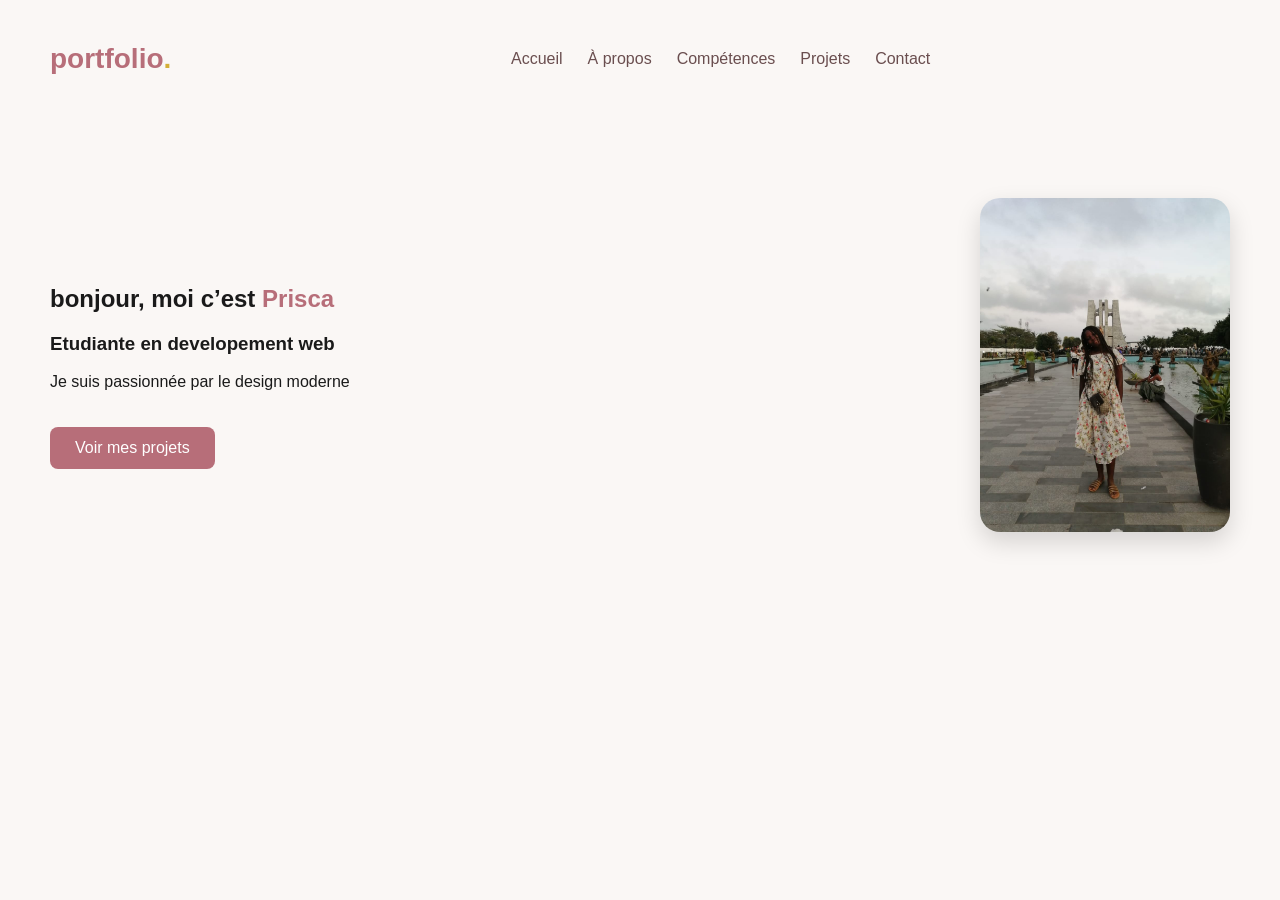
<file: projet personnel/index.html>
<!DOCTYPE html>
<html lang="fr">
<head>
    <meta charset="UTF-8">
    <meta name="viewport" content="width=device-width, initial-scale=1.0">
    <title>Portfolio – Prisca</title>
    <link rel="stylesheet" href="index.css">
    <script defer src="script.js"></script>
</head>

<body>
    <header>
        <nav class="navbar">
            <h1 class="logo">portfolio<span>.</span></h1>
            <ul class="nav-links">
                <li><a href="index.html" class="active">Accueil</a></li>
                <li><a href="about.html">À propos</a></li>
                <li><a href="skills.html">Compétences</a></li>
                <li><a href="projects.html">Projets</a></li>
                <li><a href="contact.html">Contact</a></li>
            </ul>
            <div class="toggle-dark"></div>
        </nav>
    </header>

    <section class="hero">
        <div class="hero-text">
            <h2>bonjour, moi c’est <span>Prisca</span></h2>
            <h3>Etudiante en developement web</h3>
            <p>Je suis passionnée par le design moderne</p>
            <a href="projects.html" class="btn">Voir mes projets</a>
        </div>

        <div class="hero-img">
            <img src="images/WhatsApp Image 2026-05-14 at 11.37.07.jpeg" alt="Photo de Prisca">
        </div>
    </section>
</body>
</html>
</file>
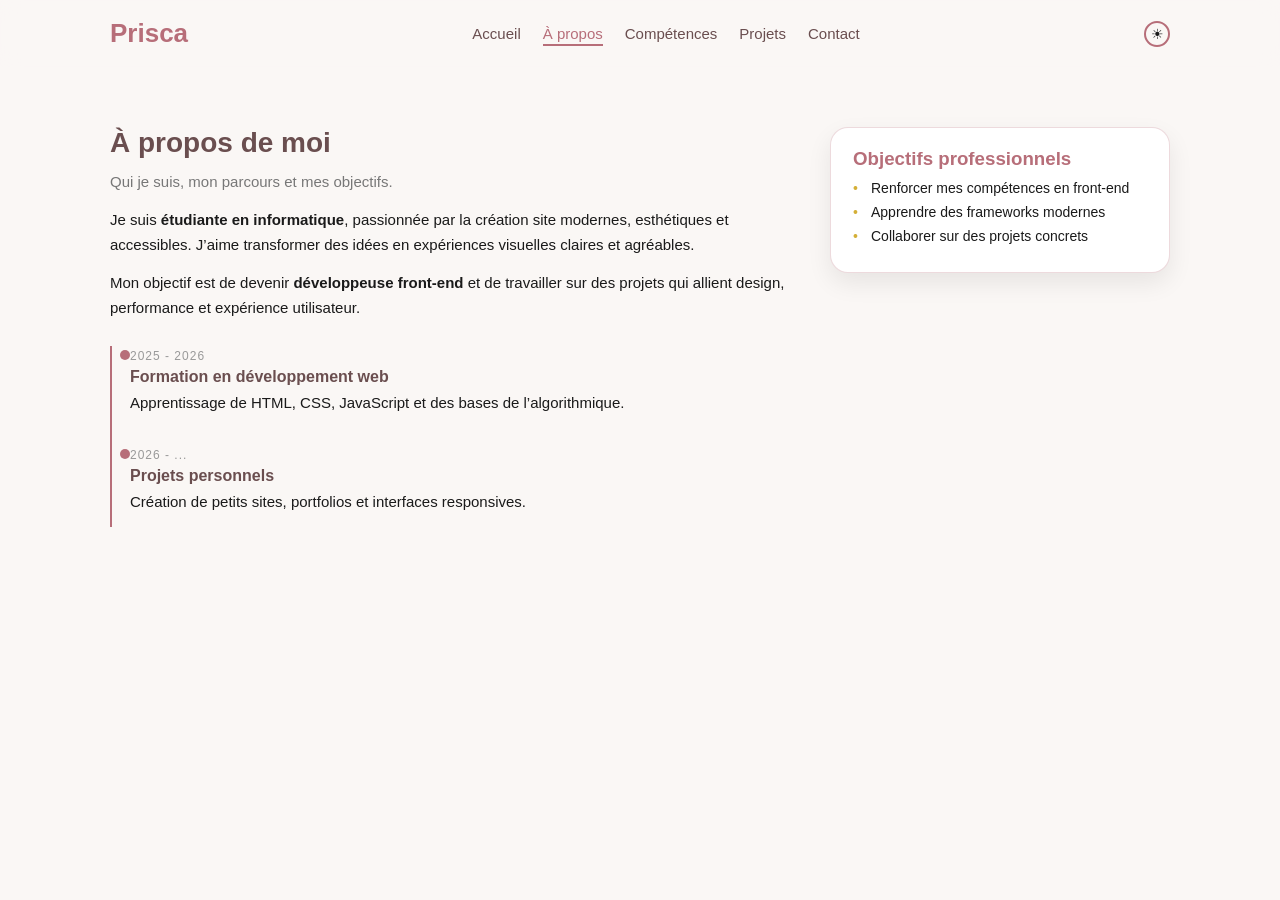
<file: projet personnel/about.html>
<!DOCTYPE html>
<html lang="fr">
<head>
    <meta charset="UTF-8">
    <meta name="viewport" content="width=device-width, initial-scale=1.0">
    <title>Portfolio – Prisca | À propos</title>
    <link rel="stylesheet" href="style.css">
    <link rel="stylesheet" href="about.css">
    <script defer sr="script.js"></script>
</head>
<body>
<header>
    <nav class="navbar">
        <h1 class="logo">Prisca<span></span></h1>
        <ul class="nav-links">
            <li><a href="index.html">Accueil</a></li>
            <li><a href="about.html" class="active">À propos</a></li>
            <li><a href="skills.html">Compétences</a></li>
            <li><a href="projects.html">Projets</a></li>
            <li><a href="contact.html">Contact</a></li>
        </ul>
        <div class="toggle-dark"></div>
    </nav>
</header>

<section class="about">
    <div class="about-text">
        <h2 class="section-title">À propos de moi</h2>
        <p class="section-subtitle">Qui je suis, mon parcours et mes objectifs.</p>

        <p>
            Je suis <strong>étudiante en informatique</strong>, passionnée par la création
            site modernes, esthétiques et accessibles. J’aime transformer des idées
            en expériences visuelles claires et agréables.
        </p>
        <p>
            Mon objectif est de devenir <strong>développeuse front-end</strong> et de travailler
            sur des projets qui allient design, performance et expérience utilisateur.
        </p>

        <div class="timeline">
            <div class="timeline-item">
                <span class="year">2025 - 2026</span>
                <h4>Formation en développement web</h4>
                <p>Apprentissage de HTML, CSS, JavaScript et des bases de l’algorithmique.</p>
            </div>
            <div class="timeline-item">
                <span class="year">2026 - ...</span>
                <h4>Projets personnels</h4>
                <p>Création de petits sites, portfolios et interfaces responsives.</p>
            </div>
        </div>
    </div>

    <aside class="about-card">
        <h3>Objectifs professionnels</h3>
        <ul>
            <li>Renforcer mes compétences en front-end</li>
            <li>Apprendre des frameworks modernes</li>
            <li>Collaborer sur des projets concrets</li>
        </ul>
    </aside>
</section>
</body>
</html>
</file>
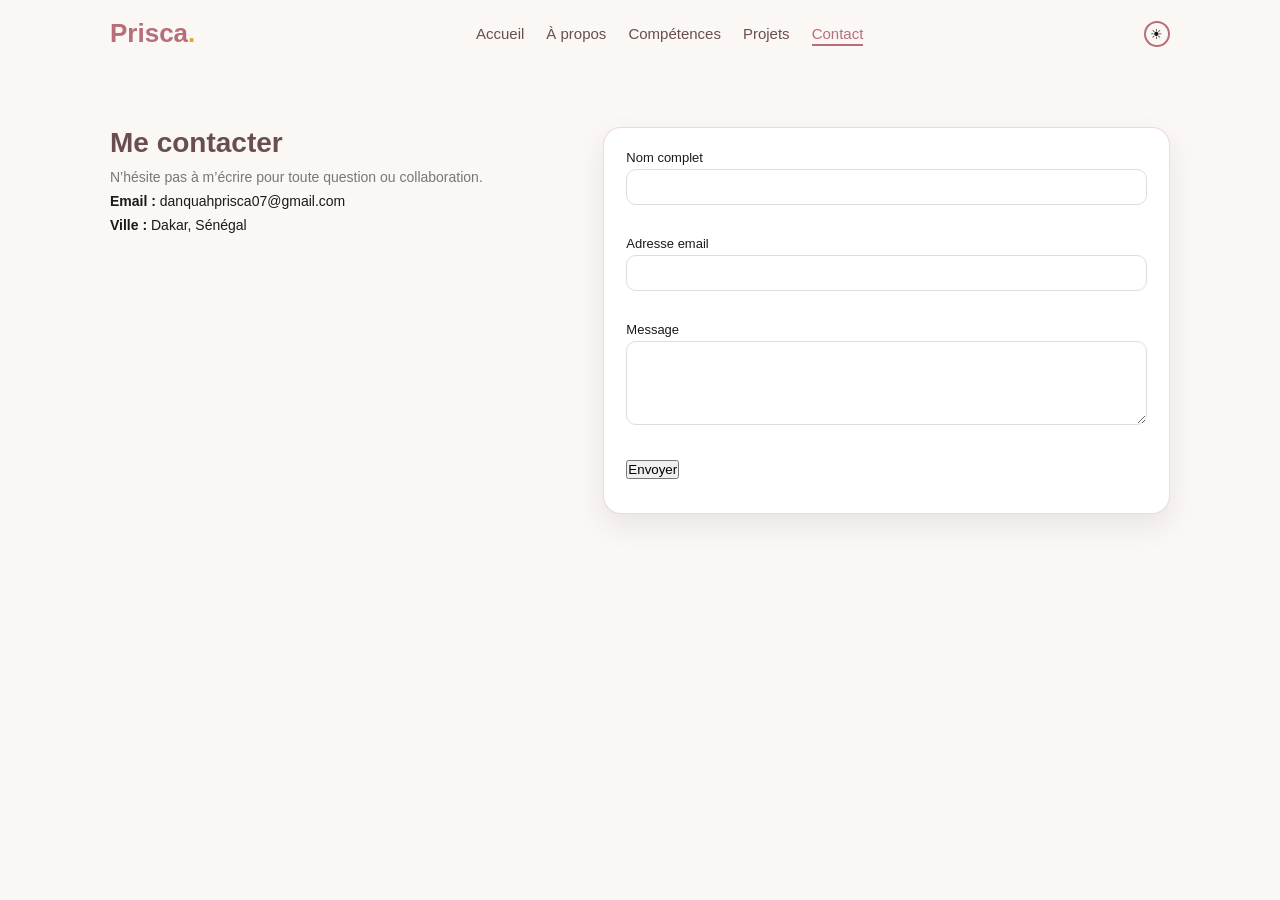
<file: projet personnel/contact.html>
<!DOCTYPE html>
<html lang="fr">
<head>
    <meta charset="UTF-8">
    <meta name="viewport" content="width=device-width, initial-scale=1.0">
    <title>Portfolio – Prisca | Contact</title>
    <link rel="stylesheet" href="style.css">
    <link rel="stylesheet" href="contact.css">
    <script defer src="script.js"></script>
    <script defer src="contact.js"></script>
</head>
<body>
<header>
    <nav class="navbar">
        <h1 class="logo">Prisca<span>.</span></h1>
        <ul class="nav-links">
            <li><a href="index.html">Accueil</a></li>
            <li><a href="about.html">À propos</a></li>
            <li><a href="skills.html">Compétences</a></li>
            <li><a href="projects.html">Projets</a></li>
            <li><a href="contact.html" class="active">Contact</a></li>
        </ul>
        <div class="toggle-dark"></div>
    </nav>
</header>

<section class="contact">
    <div class="contact-info">
        <h2 class="section-title">Me contacter</h2>
        <p class="section-subtitle">N’hésite pas à m’écrire pour toute question ou collaboration.</p>

        <p><strong>Email :</strong> danquahprisca07@gmail.com</p>
        <p><strong>Ville :</strong> Dakar, Sénégal</p>
    </div>

    <form class="contact-form" id="contactForm" novalidate>
        <div class="field">
            <label for="name">Nom complet</label>
            <input type="text" id="name" required>
            <small class="error"></small>
        </div>

        <div class="field">
            <label for="email">Adresse email</label>
            <input type="email" id="email" required>
            <small class="error"></small>
        </div>

        <div class="field">
            <label for="message">Message</label>
            <textarea id="message" rows="4" required></textarea>
            <small class="error"></small>
        </div>

        <button type="submit" class="btn primary">Envoyer</button>
        <p class="form-success" id="formSuccess"></p>
    </form>
</section>
</body>
</html>
</file>
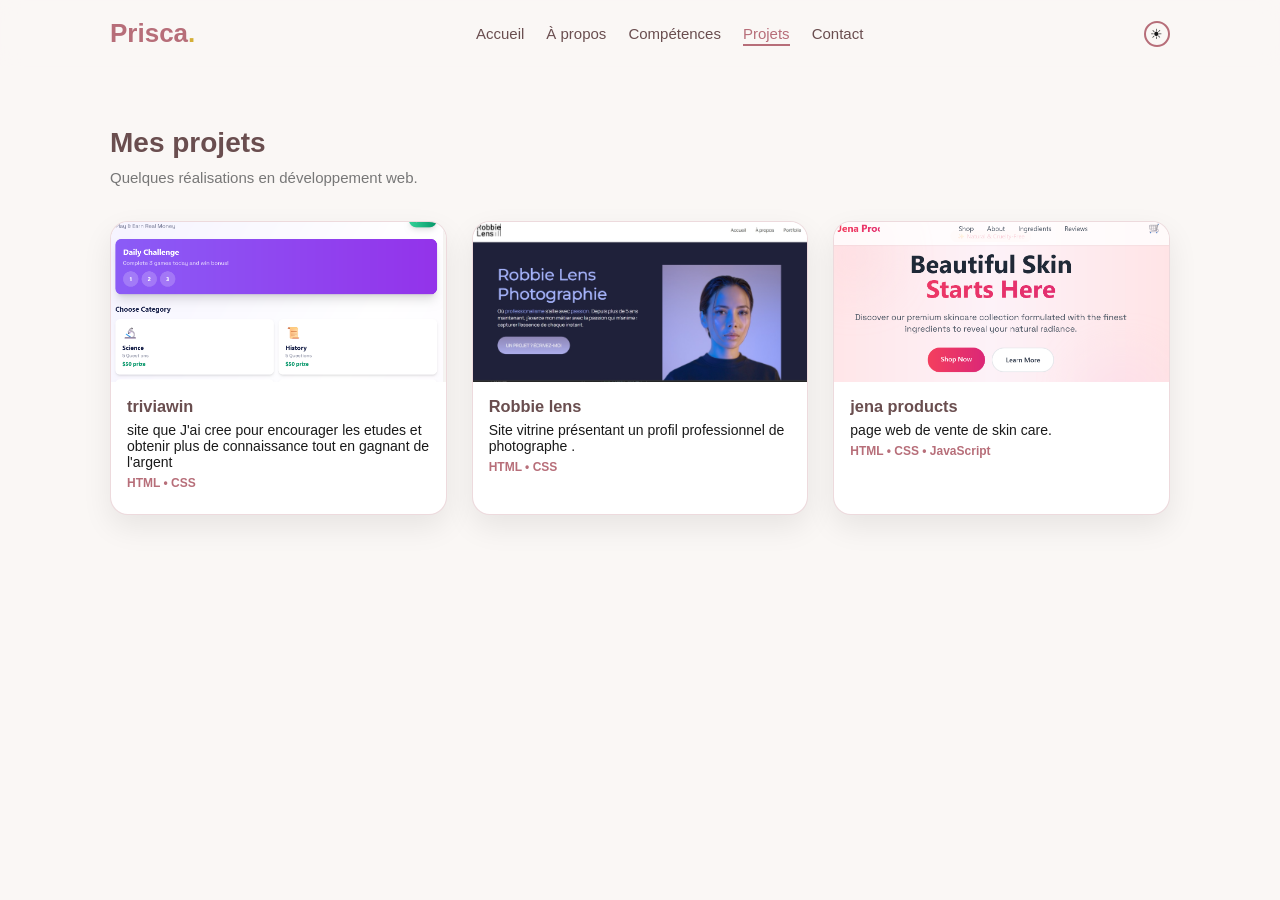
<file: projet personnel/projects.html>
<!DOCTYPE html>
<html lang="fr">
<head>
    <meta charset="UTF-8">
    <meta name="viewport" content="width=device-width, initial-scale=1.0">
    <title>Portfolio – Prisca | Projets</title>
    <link rel="stylesheet" href="style.css">
    <link rel="stylesheet" href="projects.css">
    <script defer src="script.js"></script>
</head>
<body>
<header>
    <nav class="navbar">
        <h1 class="logo">Prisca<span>.</span></h1>
        <ul class="nav-links">
            <li><a href="index.html">Accueil</a></li>
            <li><a href="about.html">À propos</a></li>
            <li><a href="skills.html">Compétences</a></li>
            <li><a href="projects.html" class="active">Projets</a></li>
            <li><a href="contact.html">Contact</a></li>
        </ul>
        <div class="toggle-dark"></div>
    </nav>
</header>

<section>
    <h2 class="section-title">Mes projets</h2>
    <p class="section-subtitle">Quelques réalisations en développement web.</p>

    <div class="projects-grid">
        <article class="project-card">
            <img src="images/Screenshot 2026-05-14 at 14-03-28 AI Vibe Coding Editor to Edit and Evolve Projects YouWare.png" alt="Projet 1">
            <div class="content">
                <h3>triviawin</h3>
                <p> site que J'ai cree pour encourager les etudes et obtenir plus de connaissance tout en gagnant de l'argent</p>
                <p class="tech">HTML • CSS</p>
            </div>
        </article>

        <article class="project-card">
            <img src="images/screenshot-1778759737785.png" alt="Projet 2">
            <div class="content">
                <h3>Robbie lens</h3>
                <p>Site vitrine présentant un profil professionnel de photographe .</p>
                <p class="tech">HTML • CSS </p>
            </div>
        </article>

        <article class="project-card">
            <img src="images/pic.png" alt="Projet 3">
            <div class="content">
                <h3>jena products</h3>
                <p>page web de vente de skin care.</p>
                <p class="tech">HTML • CSS • JavaScript</p>
            </div>
        </article>
    </div>
</section>
</body>
</html>
</file>
<file: projet personnel/index.css>
body {
    margin: 0;
    font-family: "Poppins", sans-serif;
    background: #FAF7F5;
    color: #1A1A1A;
}

/* NAVBAR */
.navbar {
    display: flex;
    justify-content: space-between;
    padding: 20px 50px;
    align-items: center;
}

.logo {
    font-size: 28px;
    font-weight: 700;
    color: #B76E79;
}

.logo span {
    color: #D4AF37;
}

.nav-links {
    list-style: none;
    display: flex;
    gap: 25px;
}

.nav-links a {
    text-decoration: none;
    color: #6A4E4F;
    font-weight: 500;
    transition: 0.3s;
}

.nav-links a:hover,
.active {
    color: #B76E79;
}

/* HERO */
.hero {
    display: flex;
    justify-content: space-between;
    padding: 80px 50px;
    align-items: center;
}

.hero-text h2 span {
    color: #B76E79;
}

.hero-text .btn {
    display: inline-block;
    margin-top: 20px;
    padding: 12px 25px;
    background: #B76E79;
    color: white;
    border-radius: 8px;
    text-decoration: none;
    transition: 0.3s;
}

.hero-text .btn:hover {
    background: #6A4E4F;
}

.hero-img img {
    width: 250px;
    border-radius: 20px;
    box-shadow: 0 10px 25px rgba(0,0,0,0.15);
    animation: float 4s ease-in-out infinite;
}

/* Animation */
@keyframes float {
    0% { transform: translateY(0px); }
    50% { transform: translateY(-10px); }
    100% { transform: translateY(0px); }
}
</file>
<file: projet personnel/style.css>
* {
    margin: 0;
    padding: 0;
    box-sizing: border-box;
}

:root {
    --rose-gold: #B76E79;
    --rose-light: #F7E7E8;
    --gold-soft: #D4AF37;
    --brown-rose: #6A4E4F;
    --bg-light: #FAF7F5;
    --text-dark: #1A1A1A;
}

body {
    font-family: "Poppins", sans-serif;
    background: var(--bg-light);
    color: var(--text-dark);
    transition: background 0.3s, color 0.3s;
}

body.dark {
    background: #121212;
    color: #f5f5f5;
}

/* NAVBAR */

header {
    position: sticky;
    top: 0;
    z-index: 100;
    background: rgba(250, 247, 245, 0.9);
    backdrop-filter: blur(10px);
}

body.dark header {
    background: rgba(18, 18, 18, 0.9);
}

.navbar {
    max-width: 1100px;
    margin: 0 auto;
    padding: 18px 20px;
    display: flex;
    justify-content: space-between;
    align-items: center;
}

.logo {
    font-size: 26px;
    font-weight: 700;
    color: var(--rose-gold);
}

.logo span {
    color: var(--gold-soft);
}

.nav-links {
    list-style: none;
    display: flex;
    gap: 22px;
}

.nav-links a {
    text-decoration: none;
    color: var(--brown-rose);
    font-weight: 500;
    font-size: 15px;
    position: relative;
    transition: 0.3s;
}

.nav-links a::after {
    content: "";
    position: absolute;
    left: 0;
    bottom: -4px;
    width: 0;
    height: 2px;
    background: var(--rose-gold);
    transition: width 0.3s;
}

.nav-links a:hover::after,
.nav-links a.active::after {
    width: 100%;
}

.nav-links a.active {
    color: var(--rose-gold);
}

/* Bouton mode sombre */

.toggle-dark {
    width: 26px;
    height: 26px;
    border-radius: 50%;
    border: 2px solid var(--rose-gold);
    cursor: pointer;
    position: relative;
}

.toggle-dark::before {
    content: "☀";
    position: absolute;
    inset: 0;
    display: flex;
    align-items: center;
    justify-content: center;
    font-size: 14px;
}

body.dark .toggle-dark::before {
    content: "🌙";
}

/* Sections génériques */

section {
    max-width: 1100px;
    margin: 0 auto;
    padding: 60px 20px;
}

.section-title {
    font-size: 28px;
    margin-bottom: 10px;
    color: var(--brown-rose);
}

.section-subtitle {
    font-size: 15px;
    color: #777;
    margin-bottom: 35px;
}

/* Responsive */

@media (max-width: 768px) {
    .navbar {
        flex-wrap: wrap;
        gap: 10px;
    }

    .nav-links {
        flex-wrap: wrap;
        justify-content: center;
    }
}
</file>
<file: projet personnel/about.css>
.about {
    display: grid;
    grid-template-columns: 2fr 1fr;
    gap: 40px;
}

.about p {
    margin-bottom: 12px;
    line-height: 1.7;
    font-size: 15px;
}

.timeline {
    margin-top: 25px;
    border-left: 2px solid var(--rose-gold);
    padding-left: 18px;
    display: flex;
    flex-direction: column;
    gap: 18px;
}

.timeline-item {
    position: relative;
}

.timeline-item::before {
    content: "";
    position: absolute;
    left: -10px;
    top: 4px;
    width: 10px;
    height: 10px;
    border-radius: 50%;
    background: var(--rose-gold);
}

.timeline-item .year {
    font-size: 12px;
    text-transform: uppercase;
    letter-spacing: 1px;
    color: #999;
}

.timeline-item h4 {
    margin: 4px 0;
    font-size: 16px;
    color: var(--brown-rose);
}

.about-card {
    background: white;
    border-radius: 18px;
    padding: 20px 22px;
    box-shadow: 0 10px 25px rgba(0,0,0,0.08);
    border: 1px solid rgba(183,110,121,0.25);
    height: fit-content;
}

.about-card h3 {
    margin-bottom: 10px;
    color: var(--rose-gold);
}

.about-card ul {
    list-style: none;
    font-size: 14px;
}

.about-card li {
    margin-bottom: 8px;
    position: relative;
    padding-left: 18px;
}

.about-card li::before {
    content: "•";
    position: absolute;
    left: 0;
    color: var(--gold-soft);
}

@media (max-width: 900px) {
    .about {
        grid-template-columns: 1fr;
    }
}
</file>
<file: projet personnel/contact.css>
.contact {
    display: grid;
    grid-template-columns: 1.2fr 1.5fr;
    gap: 40px;
}

.contact-info p {
    margin-bottom: 8px;
    font-size: 14px;
}

.contact-form {
    background: white;
    border-radius: 18px;
    padding: 22px 22px 24px;
    box-shadow: 0 12px 30px rgba(0,0,0,0.08);
    border: 1px solid rgba(183,110,121,0.25);
}

.field {
    margin-bottom: 15px;
}

.field label {
    display: block;
    font-size: 13px;
    margin-bottom: 4px;
}

.field input,
.field textarea {
    width: 100%;
    padding: 9px 10px;
    border-radius: 10px;
    border: 1px solid #ddd;
    font-family: inherit;
    font-size: 14px;
    outline: none;
    transition: border 0.2s, box-shadow 0.2s;
}

.field input:focus,
.field textarea:focus {
    border-color: var(--rose-gold);
    box-shadow: 0 0 0 2px rgba(183,110,121,0.15);
}

.error {
    color: #c0392b;
    font-size: 11px;
    height: 14px;
    display: block;
    margin-top: 2px;
}

.form-success {
    margin-top: 10px;
    font-size: 13px;
    color: var(--rose-gold);
}

@media (max-width: 900px) {
    .contact {
        grid-template-columns: 1fr;
    }
}
</file>
<file: projet personnel/projects.css>
.projects-grid {
    display: grid;
    grid-template-columns: repeat(3, 1fr);
    gap: 25px;
}

.project-card {
    background: white;
    border-radius: 18px;
    overflow: hidden;
    box-shadow: 0 12px 30px rgba(0,0,0,0.08);
    border: 1px solid rgba(183,110,121,0.25);
    display: flex;
    flex-direction: column;
    transition: transform 0.25s, box-shadow 0.25s;
}

.project-card img {
    width: 100%;
    height: 160px;
    object-fit: cover;
}

.project-card .content {
    padding: 15px 16px 18px;
    font-size: 14px;
}

.project-card h3 {
    margin-bottom: 6px;
    color: var(--brown-rose);
}

.project-card p {
    margin-bottom: 6px;
}

.project-card .tech {
    font-size: 12px;
    color: var(--rose-gold);
    font-weight: 600;
}

.project-card:hover {
    transform: translateY(-6px);
    box-shadow: 0 18px 40px rgba(0,0,0,0.15);
}

@media (max-width: 1000px) {
    .projects-grid {
        grid-template-columns: repeat(2, 1fr);
    }
}

@media (max-width: 700px) {
    .projects-grid {
        grid-template-columns: 1fr;
    }
}
</file>
